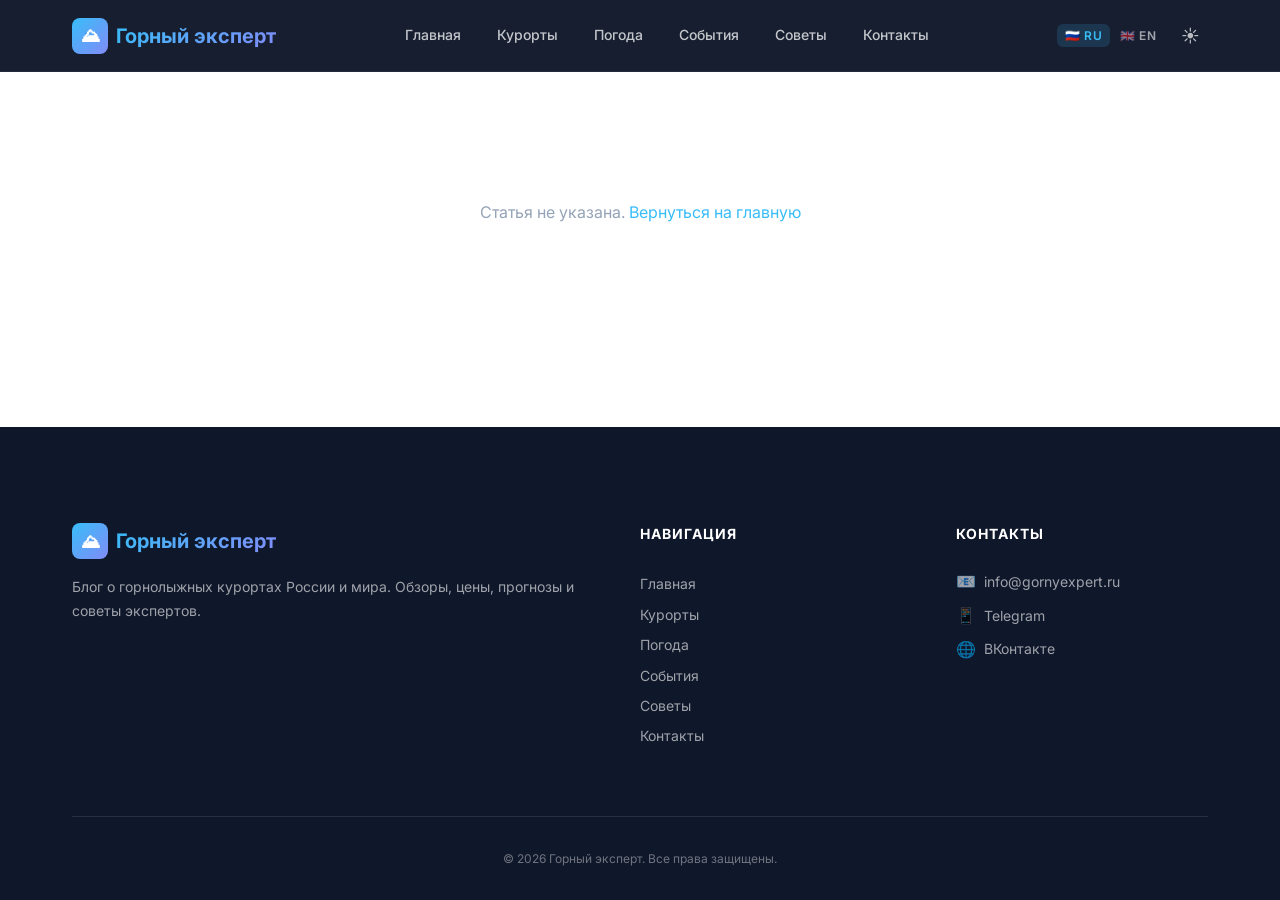
<file: article.html>
<!DOCTYPE html>
<html lang="ru" data-theme="dark">
<head>
  <meta charset="UTF-8">
  <meta name="viewport" content="width=device-width, initial-scale=1.0">
  <title>Статья — Горный эксперт</title>
  <meta name="robots" content="index, follow">

  <meta property="og:type" content="article">
  <meta property="og:title" content="Статья — Горный эксперт">
  <meta property="og:description" content="Читайте статьи о горнолыжных курортах на Горном эксперте.">
  <meta property="og:image" content="https://images.unsplash.com/photo-1551698618-1dfe5d97d256?w=1200&h=630&fit=crop">
  <meta property="og:url" content="https://gornyexpert.ru/article.html">
  <meta property="og:locale" content="ru_RU">

  <meta name="twitter:card" content="summary_large_image">
  <meta name="twitter:title" content="Статья — Горный эксперт">

  <link rel="preconnect" href="https://fonts.googleapis.com">
  <link rel="preconnect" href="https://fonts.gstatic.com" crossorigin>
  <link href="https://fonts.googleapis.com/css2?family=Inter:wght@400;500;600;700;800&family=Merriweather:wght@400;700&display=swap" rel="stylesheet">
  <link rel="stylesheet" href="css/style.css">
</head>
<body>
  <header class="header">
    <div class="container">
      <a href="index.html" class="logo">
        <div class="logo-icon">⛰</div>
        <span data-i18n="hero.title">Горный эксперт</span>
      </a>
      <nav class="nav" id="mainNav">
        <a href="index.html" data-i18n="nav.home">Главная</a>
        <a href="resorts.html" data-i18n="nav.resorts">Курорты</a>
        <a href="weather.html" data-i18n="nav.weather">Погода</a>
        <a href="calendar.html" data-i18n="nav.calendar">События</a>
        <a href="tips.html" data-i18n="nav.tips">Советы</a>
        <a href="contacts.html" data-i18n="nav.contacts">Контакты</a>
      </nav>
      <div class="header-tools">
        <div class="lang-switcher">
          <button type="button" class="lang-btn active" data-lang="ru">🇷🇺 RU</button>
          <button type="button" class="lang-btn" data-lang="en">🇬🇧 EN</button>
        </div>
        <button class="theme-toggle" id="themeToggle" aria-label="Переключить тему">🌙</button>
        <button class="mobile-menu-btn" id="mobileMenuBtn" aria-label="Меню">☰</button>
      </div>
    </div>
  </header>

  <main>
    <div class="container" style="padding-top: calc(var(--header-height) + var(--space-3xl)); padding-bottom: var(--space-3xl);">
      <div id="articleContainer" data-loading="true">
        <p style="text-align:center;color:var(--text-muted);padding:4rem 0;">Загрузка статьи...</p>
      </div>
    </div>
  </main>

  <footer class="footer">
    <div class="container">
      <div class="footer-grid">
        <div class="footer-brand">
          <a href="index.html" class="logo">
            <div class="logo-icon">⛰</div>
            <span data-i18n="hero.title">Горный эксперт</span>
          </a>
          <p data-i18n="footer.about">Блог о горнолыжных курортах России и мира. Обзоры, цены, прогнозы и советы экспертов.</p>
        </div>
        <div>
          <h4 data-i18n="footer.nav_title">Навигация</h4>
          <nav class="footer-nav">
            <a href="index.html" data-i18n="nav.home">Главная</a>
            <a href="resorts.html" data-i18n="nav.resorts">Курорты</a>
            <a href="weather.html" data-i18n="nav.weather">Погода</a>
            <a href="calendar.html" data-i18n="nav.calendar">События</a>
            <a href="tips.html" data-i18n="nav.tips">Советы</a>
            <a href="contacts.html" data-i18n="nav.contacts">Контакты</a>
          </nav>
        </div>
        <div>
          <h4 data-i18n="footer.contacts_title">Контакты</h4>
          <div class="footer-contact-item">
            <span class="icon">📧</span>
            <span data-i18n="contacts.info_email">info@gornyexpert.ru</span>
          </div>
          <div class="footer-contact-item">
            <span class="icon">📱</span>
            <span data-i18n="contacts.telegram">Telegram</span>
          </div>
          <div class="footer-contact-item">
            <span class="icon">🌐</span>
            <span data-i18n="contacts.vk">ВКонтакте</span>
          </div>
        </div>
      </div>
      <div class="footer-bottom">
        <p data-i18n="footer.copyright">© 2026 Горный эксперт. Все права защищены.</p>
      </div>
    </div>
  </footer>

  <script src="js/translations.js"></script>
  <script src="js/script.js"></script>
  <script>
    (function() {
      'use strict';
      const container = document.getElementById('articleContainer');
      const params = new URLSearchParams(window.location.search);
      const slug = params.get('slug');

      if (!slug) {
        container.innerHTML = '<p style="text-align:center;color:var(--text-muted);padding:4rem 0;">Статья не указана. <a href="index.html" style="color:var(--color-accent);">Вернуться на главную</a></p>';
        return;
      }

      fetch('content/articles.json')
        .then(r => r.json())
        .then(data => {
          const article = data.articles.find(a => a.slug === slug);
          if (!article) {
            container.innerHTML = '<p style="text-align:center;color:var(--text-muted);padding:4rem 0;">Статья не найдена. <a href="index.html" style="color:var(--color-accent);">Вернуться на главную</a></p>';
            return;
          }

          const lang = document.documentElement.getAttribute('data-lang') || 'ru';
          const isRu = lang === 'ru';
          const title = isRu ? article.title : (article.title_en || article.title);
          const author = isRu ? article.author : (article.author_en || article.author);
          const readTime = isRu ? article.readTime : (article.readTime_en || article.readTime);
          const content = isRu ? article.content : (article.content_en || article.content);
          const date = new Date(article.date).toLocaleDateString(isRu ? 'ru-RU' : 'en-US', {
            day: 'numeric', month: 'long', year: 'numeric'
          });

          const tags = (article.tags || []).map(t => `<span class="article-tag">${t}</span>`).join('');

          document.title = `${title} — Горный эксперт`;
          document.querySelector('meta[property="og:title"]').setAttribute('content', `${title} — Горный эксперт`);

          container.innerHTML = `
            <article class="article-full">
              <a href="javascript:history.back()" class="article-back" style="display:inline-flex;align-items:center;gap:0.5rem;color:var(--color-accent);font-size:var(--fs-sm);margin-bottom:var(--space-xl);">&larr; Назад</a>
              <h1 class="article-full-title">${title}</h1>
              <div class="article-full-meta">
                <span>👤 ${author}</span>
                <span>📄 ${readTime}</span>
                <span>📅 ${date}</span>
              </div>
              <img class="article-full-image" src="${article.image}" alt="${title}" loading="lazy">
              <div class="article-full-content">${content}</div>
              ${tags ? `<div class="article-full-tags">${tags}</div>` : ''}
            </article>
          `;
        })
        .catch(() => {
          container.innerHTML = '<p style="text-align:center;color:var(--text-muted);padding:4rem 0;">Ошибка загрузки статьи. <a href="index.html" style="color:var(--color-accent);">Вернуться на главную</a></p>';
        });
    })();
  </script>
</body>
</html>
</file>
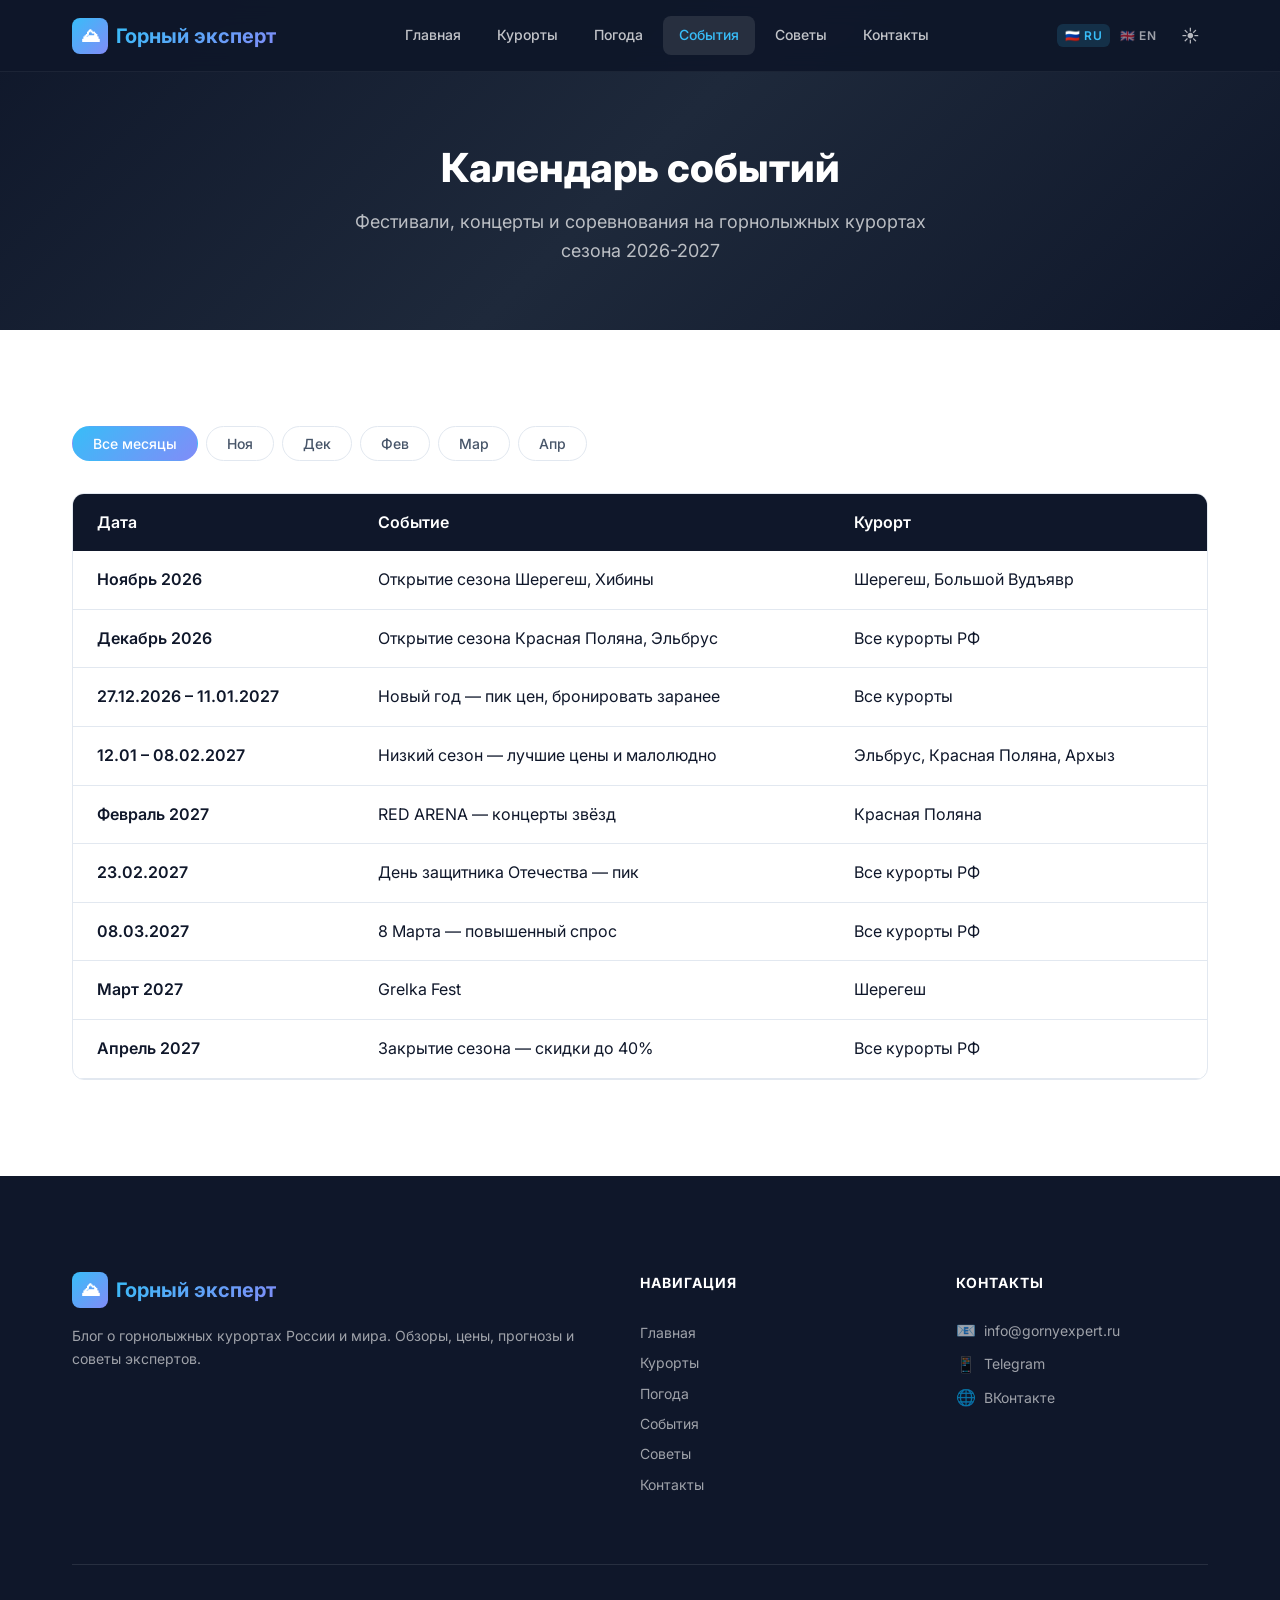
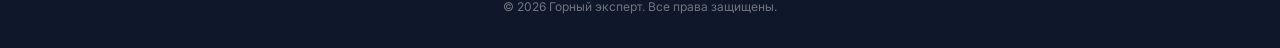
<file: calendar.html>
<!DOCTYPE html>
<html lang="ru" data-theme="dark">
<head>
  <meta charset="UTF-8">
  <meta name="viewport" content="width=device-width, initial-scale=1.0">
  <title>Календарь событий на горнолыжных курортах 2026-2027 | Горный эксперт</title>
  <meta name="description" content="Календарь фестивалей и мероприятий на горнолыжных курортах России: Grelka Fest, RED ARENA, открытие и закрытие сезона. Фильтр по месяцам.">
  <meta name="keywords" content="календарь событий, горнолыжные фестивали, грелка фест, red arena, открытие сезона">
  <meta name="robots" content="index, follow">
  <link rel="canonical" href="https://gornyexpert.ru/calendar.html">

  <meta property="og:type" content="website">
  <meta property="og:title" content="Календарь событий на горнолыжных курортах 2026-2027">
  <meta property="og:description" content="Фестивали, концерты и соревнования на горнолыжных курортах России. Фильтр по месяцам.">
  <meta property="og:image" content="https://images.unsplash.com/photo-1492684223066-81342ee5ff30?w=1200&h=630&fit=crop">
  <meta property="og:url" content="https://gornyexpert.ru/calendar.html">
  <meta property="og:locale" content="ru_RU">

  <meta name="twitter:card" content="summary_large_image">
  <meta name="twitter:title" content="Календарь событий на горнолыжных курортах">
  <meta name="twitter:description" content="Фестивали, концерты и соревнования.">
  <meta name="twitter:image" content="https://images.unsplash.com/photo-1492684223066-81342ee5ff30?w=1200&h=630&fit=crop">

  <link rel="preconnect" href="https://fonts.googleapis.com">
  <link rel="preconnect" href="https://fonts.gstatic.com" crossorigin>
  <link href="https://fonts.googleapis.com/css2?family=Inter:wght@400;500;600;700;800&family=Merriweather:wght@400;700&display=swap" rel="stylesheet">
  <link rel="stylesheet" href="css/style.css">

  <script type="application/ld+json">
  {
    "@context": "https://schema.org",
    "@type": "WebPage",
    "name": "Календарь событий на горнолыжных курортах",
    "url": "https://gornyexpert.ru/calendar.html",
    "description": "Календарь фестивалей и мероприятий на горнолыжных курортах."
  }
  </script>
</head>
<body>
  <header class="header">
    <div class="container">
      <a href="index.html" class="logo">
        <div class="logo-icon">⛰</div>
        <span data-i18n="hero.title">Горный эксперт</span>
      </a>
      <nav class="nav" id="mainNav">
        <a href="index.html" data-i18n="nav.home">Главная</a>
        <a href="resorts.html" data-i18n="nav.resorts">Курорты</a>
        <a href="weather.html" data-i18n="nav.weather">Погода</a>
        <a href="calendar.html" class="active" data-i18n="nav.calendar">События</a>
        <a href="tips.html" data-i18n="nav.tips">Советы</a>
        <a href="contacts.html" data-i18n="nav.contacts">Контакты</a>
      </nav>
      <div class="header-tools">
        <div class="lang-switcher">
          <button type="button" class="lang-btn active" data-lang="ru">🇷🇺 RU</button>
          <button type="button" class="lang-btn" data-lang="en">🇬🇧 EN</button>
        </div>
        <button class="theme-toggle" id="themeToggle" aria-label="Переключить тему">🌙</button>
        <button class="mobile-menu-btn" id="mobileMenuBtn" aria-label="Меню">☰</button>
      </div>
    </div>
  </header>

  <main>
    <section class="page-header">
      <div class="container">
        <h1 data-i18n="calendar.title">Календарь событий</h1>
        <p data-i18n="calendar.subtitle">Фестивали, концерты и соревнования на горнолыжных курортах сезона 2026-2027</p>
      </div>
    </section>

    <section class="section">
      <div class="container">
        <!-- Filter buttons -->
        <div class="calendar-filters animate-on-scroll" id="calendarFilters">
          <button class="filter-btn active" data-filter="all" data-i18n="calendar.all_months">Все месяцы</button>
        </div>

        <!-- Events Table -->
        <div class="events-table-wrapper animate-on-scroll">
          <table class="events-table">
            <thead>
              <tr>
                <th data-i18n="calendar.date">Дата</th>
                <th data-i18n="calendar.event">Событие</th>
                <th data-i18n="calendar.resort">Курорт</th>
              </tr>
            </thead>
            <tbody id="eventsTableBody">
              <!-- Loaded dynamically from data.json -->
            </tbody>
          </table>
        </div>
      </div>
    </section>
  </main>

  <footer class="footer">
    <div class="container">
      <div class="footer-grid">
        <div class="footer-brand">
          <a href="index.html" class="logo">
            <div class="logo-icon">⛰</div>
            <span data-i18n="hero.title">Горный эксперт</span>
          </a>
          <p data-i18n="footer.about">Блог о горнолыжных курортах России и мира. Обзоры, цены, прогнозы и советы экспертов.</p>
        </div>
        <div>
          <h4 data-i18n="footer.nav_title">Навигация</h4>
          <nav class="footer-nav">
            <a href="index.html" data-i18n="nav.home">Главная</a>
            <a href="resorts.html" data-i18n="nav.resorts">Курорты</a>
            <a href="weather.html" data-i18n="nav.weather">Погода</a>
            <a href="calendar.html" data-i18n="nav.calendar">События</a>
            <a href="tips.html" data-i18n="nav.tips">Советы</a>
            <a href="contacts.html" data-i18n="nav.contacts">Контакты</a>
          </nav>
        </div>
        <div>
          <h4 data-i18n="footer.contacts_title">Контакты</h4>
          <div class="footer-contact-item">
            <span class="icon">📧</span>
            <span data-i18n="contacts.info_email">info@gornyexpert.ru</span>
          </div>
          <div class="footer-contact-item">
            <span class="icon">📱</span>
            <span data-i18n="contacts.telegram">Telegram</span>
          </div>
          <div class="footer-contact-item">
            <span class="icon">🌐</span>
            <span data-i18n="contacts.vk">ВКонтакте</span>
          </div>
        </div>
      </div>
      <div class="footer-bottom">
        <p data-i18n="footer.copyright">© 2026 Горный эксперт. Все права защищены.</p>
      </div>
    </div>
  </footer>

  <script src="js/translations.js"></script>
  <script src="js/script.js"></script>
</body>
</html>
</file>
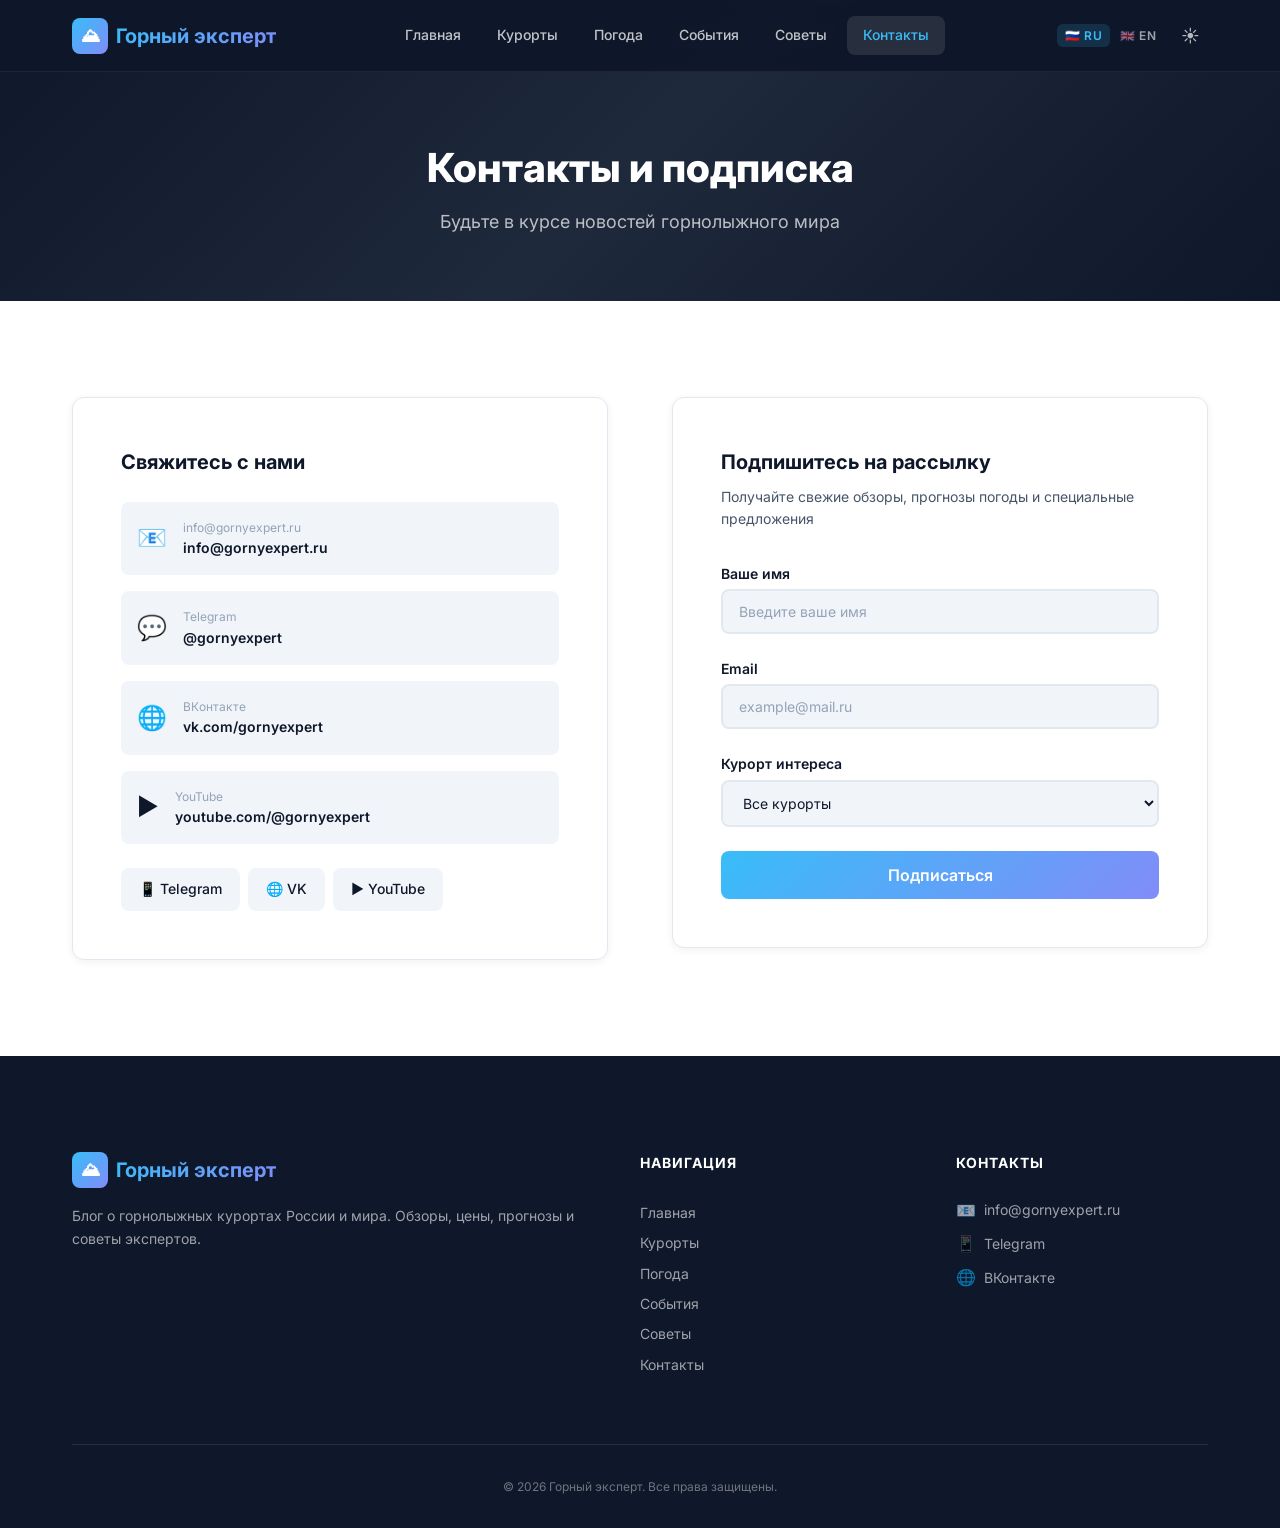
<file: contacts.html>
<!DOCTYPE html>
<html lang="ru" data-theme="dark">
<head>
  <meta charset="UTF-8">
  <meta name="viewport" content="width=device-width, initial-scale=1.0">
  <title>Контакты и подписка на рассылку — Горный эксперт</title>
  <meta name="description" content="Подпишитесь на рассылку Горного эксперта и получайте свежие обзоры горнолыжных курортов, прогнозы погоды и специальные предложения.">
  <meta name="keywords" content="контакты, подписка, рассылка, горный эксперт, новости">
  <meta name="robots" content="index, follow">
  <link rel="canonical" href="https://gornyexpert.ru/contacts.html">

  <meta property="og:type" content="website">
  <meta property="og:title" content="Контакты и подписка на рассылку — Горный эксперт">
  <meta property="og:description" content="Подпишитесь на рассылку и получайте свежие обзоры горнолыжных курортов.">
  <meta property="og:image" content="https://images.unsplash.com/photo-1551698618-1dfe5d97d256?w=1200&h=630&fit=crop">
  <meta property="og:url" content="https://gornyexpert.ru/contacts.html">
  <meta property="og:locale" content="ru_RU">

  <meta name="twitter:card" content="summary_large_image">
  <meta name="twitter:title" content="Контакты и подписка">
  <meta name="twitter:description" content="Подпишитесь на рассылку Горного эксперта.">
  <meta name="twitter:image" content="https://images.unsplash.com/photo-1551698618-1dfe5d97d256?w=1200&h=630&fit=crop">

  <link rel="preconnect" href="https://fonts.googleapis.com">
  <link rel="preconnect" href="https://fonts.gstatic.com" crossorigin>
  <link href="https://fonts.googleapis.com/css2?family=Inter:wght@400;500;600;700;800&family=Merriweather:wght@400;700&display=swap" rel="stylesheet">
  <link rel="stylesheet" href="css/style.css">

  <script type="application/ld+json">
  {
    "@context": "https://schema.org",
    "@type": "ContactPage",
    "name": "Контакты",
    "url": "https://gornyexpert.ru/contacts.html"
  }
  </script>
</head>
<body>
  <header class="header">
    <div class="container">
      <a href="index.html" class="logo">
        <div class="logo-icon">⛰</div>
        <span data-i18n="hero.title">Горный эксперт</span>
      </a>
      <nav class="nav" id="mainNav">
        <a href="index.html" data-i18n="nav.home">Главная</a>
        <a href="resorts.html" data-i18n="nav.resorts">Курорты</a>
        <a href="weather.html" data-i18n="nav.weather">Погода</a>
        <a href="calendar.html" data-i18n="nav.calendar">События</a>
        <a href="tips.html" data-i18n="nav.tips">Советы</a>
        <a href="contacts.html" class="active" data-i18n="nav.contacts">Контакты</a>
      </nav>
      <div class="header-tools">
        <div class="lang-switcher">
          <button type="button" class="lang-btn active" data-lang="ru">🇷🇺 RU</button>
          <button type="button" class="lang-btn" data-lang="en">🇬🇧 EN</button>
        </div>
        <button class="theme-toggle" id="themeToggle" aria-label="Переключить тему">🌙</button>
        <button class="mobile-menu-btn" id="mobileMenuBtn" aria-label="Меню">☰</button>
      </div>
    </div>
  </header>

  <main>
    <section class="page-header">
      <div class="container">
        <h1 data-i18n="contacts.title">Контакты и подписка</h1>
        <p data-i18n="contacts.subtitle">Будьте в курсе новостей горнолыжного мира</p>
      </div>
    </section>

    <section class="section">
      <div class="container">
        <div class="contacts-grid">
          <!-- Contact Info -->
          <div class="contact-info-card animate-on-scroll">
            <h3 data-i18n="contacts.info_title">Свяжитесь с нами</h3>

            <div class="contact-info-item">
              <span class="icon">📧</span>
              <div>
                <div class="label" data-i18n="contacts.info_email">Email</div>
                <div class="value">info@gornyexpert.ru</div>
              </div>
            </div>

            <div class="contact-info-item">
              <span class="icon">💬</span>
              <div>
                <div class="label" data-i18n="contacts.telegram">Telegram</div>
                <div class="value">@gornyexpert</div>
              </div>
            </div>

            <div class="contact-info-item">
              <span class="icon">🌐</span>
              <div>
                <div class="label" data-i18n="contacts.vk">ВКонтакте</div>
                <div class="value">vk.com/gornyexpert</div>
              </div>
            </div>

            <div class="contact-info-item">
              <span class="icon">▶️</span>
              <div>
                <div class="label" data-i18n="contacts.youtube">YouTube</div>
                <div class="value">youtube.com/@gornyexpert</div>
              </div>
            </div>

            <div class="social-links">
              <span class="social-link">📱 Telegram</span>
              <span class="social-link">🌐 VK</span>
              <span class="social-link">▶️ YouTube</span>
            </div>
          </div>

          <!-- Subscribe Form -->
          <div class="subscribe-form-card animate-on-scroll">
            <h3 data-i18n="contacts.form_title">Подпишитесь на рассылку</h3>
            <p class="form-desc" data-i18n="contacts.form_desc">Получайте свежие обзоры, прогнозы погоды и специальные предложения</p>

            <form id="subscribeForm" novalidate>
              <div class="form-group">
                <label for="formName" data-i18n="contacts.name_label">Ваше имя</label>
                <input type="text" id="formName" name="name" class="form-input"
                       data-i18n-placeholder="contacts.name_placeholder"
                       placeholder="Введите ваше имя" required>
                <div class="form-error" id="nameError" data-i18n="contacts.name_required">Пожалуйста, введите ваше имя</div>
              </div>

              <div class="form-group">
                <label for="formEmail" data-i18n="contacts.email_label">Email</label>
                <input type="email" id="formEmail" name="email" class="form-input"
                       data-i18n-placeholder="contacts.email_placeholder"
                       placeholder="example@mail.ru" required>
                <div class="form-error" id="emailError" data-i18n="contacts.email_invalid">Пожалуйста, введите корректный email</div>
              </div>

              <div class="form-group">
                <label for="formResort" data-i18n="contacts.resort_label">Курорт интереса</label>
                <select id="formResort" name="resort" class="form-select">
                  <option value="all" data-i18n="contacts.resort_all">Все курорты</option>
                  <option value="krasnaya-polyana">Красная Поляна</option>
                  <option value="sheregesh">Шерегеш</option>
                  <option value="elbrus">Эльбрус</option>
                  <option value="dombai">Домбай</option>
                  <option value="arkhyz">Архыз</option>
                  <option value="alps">Альпы (зарубежные)</option>
                </select>
              </div>

              <button type="submit" class="form-submit" id="formSubmit" data-i18n="contacts.submit">Подписаться</button>
            </form>

            <div class="form-success" id="formSuccess">
              <span data-i18n="contacts.success">Спасибо за подписку! Мы будем присылать вам лучшие материалы.</span>
            </div>
          </div>
        </div>
      </div>
    </section>
  </main>

  <footer class="footer">
    <div class="container">
      <div class="footer-grid">
        <div class="footer-brand">
          <a href="index.html" class="logo">
            <div class="logo-icon">⛰</div>
            <span data-i18n="hero.title">Горный эксперт</span>
          </a>
          <p data-i18n="footer.about">Блог о горнолыжных курортах России и мира. Обзоры, цены, прогнозы и советы экспертов.</p>
        </div>
        <div>
          <h4 data-i18n="footer.nav_title">Навигация</h4>
          <nav class="footer-nav">
            <a href="index.html" data-i18n="nav.home">Главная</a>
            <a href="resorts.html" data-i18n="nav.resorts">Курорты</a>
            <a href="weather.html" data-i18n="nav.weather">Погода</a>
            <a href="calendar.html" data-i18n="nav.calendar">События</a>
            <a href="tips.html" data-i18n="nav.tips">Советы</a>
            <a href="contacts.html" data-i18n="nav.contacts">Контакты</a>
          </nav>
        </div>
        <div>
          <h4 data-i18n="footer.contacts_title">Контакты</h4>
          <div class="footer-contact-item">
            <span class="icon">📧</span>
            <span data-i18n="contacts.info_email">info@gornyexpert.ru</span>
          </div>
          <div class="footer-contact-item">
            <span class="icon">📱</span>
            <span data-i18n="contacts.telegram">Telegram</span>
          </div>
          <div class="footer-contact-item">
            <span class="icon">🌐</span>
            <span data-i18n="contacts.vk">ВКонтакте</span>
          </div>
        </div>
      </div>
      <div class="footer-bottom">
        <p data-i18n="footer.copyright">© 2026 Горный эксперт. Все права защищены.</p>
      </div>
    </div>
  </footer>

  <script src="js/translations.js"></script>
  <script src="js/script.js"></script>
</body>
</html>
</file>
<file: css/style.css>
/* ============================================
   ГОРНЫЙ ЭКСПЕРТ — Основной файл стилей
   ============================================ */

/* --- CSS Variables / Design Tokens --- */
:root {
  /* Primary palette — горная тема */
  --color-primary: #0f172a;
  --color-primary-light: #1e293b;
  --color-accent: #38bdf8;
  --color-accent-secondary: #818cf8;
  --color-accent-dark: #0284c7;

  /* Light theme (default) */
  --bg-primary: #ffffff;
  --bg-secondary: #f1f5f9;
  --bg-card: #ffffff;
  --bg-header: rgba(15, 23, 42, 0.97);
  --bg-footer: #0f172a;
  --text-primary: #0f172a;
  --text-secondary: #475569;
  --text-muted: #94a3b8;
  --text-inverse: #ffffff;
  --border-color: #e2e8f0;
  --shadow-sm: 0 1px 3px rgba(0,0,0,0.08);
  --shadow-md: 0 4px 12px rgba(0,0,0,0.1);
  --shadow-lg: 0 8px 30px rgba(0,0,0,0.12);
  --shadow-card: 0 2px 8px rgba(0,0,0,0.06);
  --gradient-hero: linear-gradient(135deg, #0f172a 0%, #1e293b 50%, #0f172a 100%);
  --gradient-accent: linear-gradient(135deg, #38bdf8, #818cf8);
  --overlay: rgba(15, 23, 42, 0.6);
  --badge-bg: #e0f2fe;
  --badge-text: #0369a1;

  /* Typography scale */
  --font-ui: 'Inter', -apple-system, BlinkMacSystemFont, 'Segoe UI', sans-serif;
  --font-article: 'Merriweather', Georgia, 'Times New Roman', serif;
  --fs-xs: 0.75rem;
  --fs-sm: 0.875rem;
  --fs-base: 1rem;
  --fs-lg: 1.125rem;
  --fs-xl: 1.25rem;
  --fs-2xl: 1.5rem;
  --fs-3xl: 2rem;
  --fs-4xl: 2.5rem;
  --fs-5xl: 3.5rem;

  /* Spacing */
  --space-xs: 0.25rem;
  --space-sm: 0.5rem;
  --space-md: 1rem;
  --space-lg: 1.5rem;
  --space-xl: 2rem;
  --space-2xl: 3rem;
  --space-3xl: 4rem;
  --space-4xl: 6rem;

  /* Layout */
  --max-width: 1200px;
  --header-height: 72px;
  --radius-sm: 6px;
  --radius-md: 8px;
  --radius-lg: 12px;
  --radius-xl: 16px;
  --radius-full: 9999px;

  /* Transitions */
  --transition-fast: 0.15s ease;
  --transition-base: 0.3s ease;
  --transition-slow: 0.5s ease;
}

/* --- Dark Theme --- */
[data-theme="dark"] {
  --bg-primary: #0b1121;
  --bg-secondary: #111827;
  --bg-card: #1a2332;
  --bg-header: rgba(11, 17, 33, 0.98);
  --bg-footer: #060b17;
  --text-primary: #f1f5f9;
  --text-secondary: #94a3b8;
  --text-muted: #64748b;
  --text-inverse: #ffffff;
  --border-color: #1e293b;
  --shadow-sm: 0 1px 3px rgba(0,0,0,0.3);
  --shadow-md: 0 4px 12px rgba(0,0,0,0.4);
  --shadow-lg: 0 8px 30px rgba(0,0,0,0.5);
  --shadow-card: 0 2px 8px rgba(0,0,0,0.3);
  --gradient-hero: linear-gradient(135deg, #060b17 0%, #0f172a 50%, #060b17 100%);
  --badge-bg: rgba(56, 189, 248, 0.15);
  --badge-text: #38bdf8;
}

/* System preference detection */
@media (prefers-color-scheme: dark) {
  :root:not([data-theme="light"]) {
    --bg-primary: #0b1121;
    --bg-secondary: #111827;
    --bg-card: #1a2332;
    --bg-header: rgba(11, 17, 33, 0.98);
    --bg-footer: #060b17;
    --text-primary: #f1f5f9;
    --text-secondary: #94a3b8;
    --text-muted: #64748b;
    --text-inverse: #ffffff;
    --border-color: #1e293b;
    --shadow-sm: 0 1px 3px rgba(0,0,0,0.3);
    --shadow-md: 0 4px 12px rgba(0,0,0,0.4);
    --shadow-lg: 0 8px 30px rgba(0,0,0,0.5);
    --shadow-card: 0 2px 8px rgba(0,0,0,0.3);
    --gradient-hero: linear-gradient(135deg, #060b17 0%, #0f172a 50%, #060b17 100%);
    --badge-bg: rgba(56, 189, 248, 0.15);
    --badge-text: #38bdf8;
  }
}

/* Smooth transitions for theme switching */
* {
  transition: background-color var(--transition-base),
              color var(--transition-base),
              border-color var(--transition-base),
              box-shadow var(--transition-base);
}

/* --- Reset & Base --- */
*, *::before, *::after {
  margin: 0;
  padding: 0;
  box-sizing: border-box;
}

html {
  scroll-behavior: smooth;
  -webkit-text-size-adjust: 100%;
}

body {
  font-family: var(--font-ui);
  font-size: var(--fs-base);
  line-height: 1.6;
  color: var(--text-primary);
  background-color: var(--bg-primary);
  min-height: 100vh;
  display: flex;
  flex-direction: column;
}

main {
  flex: 1;
}

img {
  max-width: 100%;
  height: auto;
  display: block;
}

a {
  color: inherit;
  text-decoration: none;
}

button {
  font-family: inherit;
  cursor: pointer;
  border: none;
  background: none;
  font-size: inherit;
}

ul, ol {
  list-style: none;
}

/* --- Container --- */
.container {
  width: 100%;
  max-width: var(--max-width);
  margin: 0 auto;
  padding: 0 var(--space-xl);
}

/* --- Header / Navigation --- */
.header {
  position: fixed;
  top: 0;
  left: 0;
  right: 0;
  z-index: 1000;
  background: var(--bg-header);
  backdrop-filter: blur(12px);
  -webkit-backdrop-filter: blur(12px);
  height: var(--header-height);
  border-bottom: 1px solid rgba(255,255,255,0.06);
}

.header .container {
  display: flex;
  align-items: center;
  justify-content: space-between;
  height: 100%;
}

.logo {
  display: flex;
  align-items: center;
  gap: var(--space-sm);
  font-weight: 700;
  font-size: var(--fs-xl);
  color: var(--text-inverse);
}

.logo-icon {
  width: 36px;
  height: 36px;
  background: var(--gradient-accent);
  border-radius: var(--radius-md);
  display: flex;
  align-items: center;
  justify-content: center;
  font-size: 1.2rem;
}

.logo span {
  background: var(--gradient-accent);
  -webkit-background-clip: text;
  -webkit-text-fill-color: transparent;
  background-clip: text;
}

.nav {
  display: flex;
  align-items: center;
  gap: var(--space-xs);
}

.nav a {
  color: rgba(255,255,255,0.75);
  font-size: var(--fs-sm);
  font-weight: 500;
  padding: var(--space-sm) var(--space-md);
  border-radius: var(--radius-md);
  transition: color var(--transition-fast), background var(--transition-fast);
}

.nav a:hover,
.nav a.active {
  color: #ffffff;
  background: rgba(255,255,255,0.1);
}

.nav a.active {
  color: var(--color-accent);
}

/* Theme & Language toggles */
.header-tools {
  display: flex;
  align-items: center;
  gap: var(--space-sm);
}

.lang-switcher {
  display: flex;
  gap: 2px;
}

.lang-btn {
  padding: 4px 8px;
  font-size: var(--fs-xs);
  font-weight: 600;
  border-radius: var(--radius-sm);
  color: rgba(255,255,255,0.6);
  transition: all var(--transition-fast);
  letter-spacing: 0.5px;
}

.lang-btn:hover {
  color: #ffffff;
  background: rgba(255,255,255,0.1);
}

.lang-btn.active {
  color: var(--color-accent);
  background: rgba(56, 189, 248, 0.15);
}

.theme-toggle {
  width: 36px;
  height: 36px;
  display: flex;
  align-items: center;
  justify-content: center;
  border-radius: var(--radius-md);
  font-size: 1.1rem;
  color: rgba(255,255,255,0.7);
  transition: all var(--transition-fast);
}

.theme-toggle:hover {
  background: rgba(255,255,255,0.1);
  color: #ffffff;
}

/* Mobile menu toggle */
.mobile-menu-btn {
  display: none;
  width: 40px;
  height: 40px;
  align-items: center;
  justify-content: center;
  color: rgba(255,255,255,0.8);
  font-size: 1.5rem;
  border-radius: var(--radius-md);
}

.mobile-menu-btn:hover {
  background: rgba(255,255,255,0.1);
}

/* --- Hero Section --- */
.hero {
  background: var(--gradient-hero);
  padding: calc(var(--header-height) + var(--space-4xl)) 0 var(--space-4xl);
  position: relative;
  overflow: hidden;
  min-height: 70vh;
  display: flex;
  align-items: center;
}

.hero::before {
  content: '';
  position: absolute;
  inset: 0;
  background: url("data:image/svg+xml,%3Csvg xmlns='http://www.w3.org/2000/svg' viewBox='0 0 1440 320'%3E%3Cpath fill='rgba(56,189,248,0.05)' d='M0,96L48,112C96,128,192,160,288,186.7C384,213,480,235,576,213.3C672,192,768,128,864,128C960,128,1056,192,1152,208C1248,224,1344,192,1392,176L1440,160L1440,320L1392,320C1344,320,1248,320,1152,320C1056,320,960,320,864,320C768,320,672,320,576,320C480,320,384,320,288,320C192,320,96,320,48,320L0,320Z'/%3E%3C/svg%3E") no-repeat bottom;
  background-size: cover;
  pointer-events: none;
}

.hero-content {
  position: relative;
  z-index: 1;
  max-width: 800px;
  text-align: center;
  margin: 0 auto;
}

.hero h1 {
  font-size: var(--fs-5xl);
  font-weight: 800;
  color: #ffffff;
  line-height: 1.1;
  margin-bottom: var(--space-lg);
  letter-spacing: -0.02em;
}

.hero h1 span {
  background: var(--gradient-accent);
  -webkit-background-clip: text;
  -webkit-text-fill-color: transparent;
  background-clip: text;
}

.hero p {
  font-size: var(--fs-lg);
  color: rgba(255,255,255,0.7);
  line-height: 1.7;
  margin-bottom: var(--space-2xl);
}

.hero-buttons {
  display: flex;
  gap: var(--space-md);
  justify-content: center;
  flex-wrap: wrap;
}

/* --- Buttons --- */
.btn {
  display: inline-flex;
  align-items: center;
  gap: var(--space-sm);
  padding: 12px 28px;
  font-size: var(--fs-sm);
  font-weight: 600;
  border-radius: var(--radius-full);
  cursor: pointer;
  transition: transform var(--transition-fast),
              box-shadow var(--transition-fast),
              background var(--transition-fast);
  border: none;
  outline: none;
}

.btn:hover {
  transform: translateY(-2px);
  box-shadow: 0 4px 16px rgba(0,0,0,0.2);
}

.btn:active {
  transform: translateY(0);
}

.btn-primary {
  background: var(--gradient-accent);
  color: #ffffff;
}

.btn-primary:hover {
  box-shadow: 0 4px 20px rgba(56, 189, 248, 0.4);
}

.btn-outline {
  background: transparent;
  color: #ffffff;
  border: 2px solid rgba(255,255,255,0.3);
}

.btn-outline:hover {
  border-color: rgba(255,255,255,0.6);
  background: rgba(255,255,255,0.05);
}

.btn-sm {
  padding: 8px 18px;
  font-size: var(--fs-xs);
}

/* --- Sections --- */
.section {
  padding: var(--space-4xl) 0;
}

.section-alt {
  background: var(--bg-secondary);
}

.section-header {
  text-align: center;
  margin-bottom: var(--space-3xl);
}

.section-header h2 {
  font-size: var(--fs-3xl);
  font-weight: 700;
  color: var(--text-primary);
  margin-bottom: var(--space-sm);
}

.section-header p {
  font-size: var(--fs-lg);
  color: var(--text-secondary);
  max-width: 600px;
  margin: 0 auto;
}

/* --- Article Cards Grid --- */
.article-grid {
  display: grid;
  grid-template-columns: repeat(3, 1fr);
  gap: var(--space-xl);
}

.article-card {
  background: var(--bg-card);
  border-radius: var(--radius-lg);
  overflow: hidden;
  border: 1px solid var(--border-color);
  box-shadow: var(--shadow-card);
  transition: transform var(--transition-base),
              box-shadow var(--transition-base);
}

.article-card:hover {
  transform: translateY(-4px);
  box-shadow: var(--shadow-lg);
}

.article-card-body {
  padding: var(--space-lg);
}

.article-card-category {
  display: inline-block;
  font-size: var(--fs-xs);
  font-weight: 600;
  color: var(--badge-text);
  background: var(--badge-bg);
  padding: 3px 10px;
  border-radius: var(--radius-full);
  margin-bottom: var(--space-sm);
  text-transform: uppercase;
  letter-spacing: 0.5px;
}

.article-card h3 {
  font-size: var(--fs-lg);
  font-weight: 700;
  margin-bottom: var(--space-sm);
  line-height: 1.3;
  color: var(--text-primary);
}

.article-card p {
  font-size: var(--fs-sm);
  color: var(--text-secondary);
  line-height: 1.6;
  margin-bottom: var(--space-md);
}

.article-card-meta {
  display: flex;
  align-items: center;
  justify-content: space-between;
  font-size: var(--fs-xs);
  color: var(--text-muted);
  padding-top: var(--space-sm);
  border-top: 1px solid var(--border-color);
}

.article-card-link {
  color: var(--color-accent);
  font-weight: 600;
  font-size: var(--fs-sm);
}

.article-card-link:hover {
  color: var(--color-accent-dark);
}

/* Featured article */
.article-featured {
  grid-column: 1 / -1;
  display: grid;
  grid-template-columns: 1fr 1fr;
  gap: 0;
}

.article-featured .article-card-image {
  height: 100%;
  min-height: 350px;
}

.article-featured .article-card-body {
  padding: var(--space-2xl);
  display: flex;
  flex-direction: column;
  justify-content: center;
}

.article-featured h3 {
  font-size: var(--fs-2xl);
}

/* --- Card Hover Animations --- */
.card-hover {
  transition: transform var(--transition-base),
              box-shadow var(--transition-base);
}

.card-hover:hover {
  transform: translateY(-4px);
  box-shadow: var(--shadow-lg);
}

/* --- Resort Cards --- */
.resort-grid {
  display: grid;
  grid-template-columns: repeat(auto-fill, minmax(340px, 1fr));
  gap: var(--space-xl);
}

.resort-card {
  background: var(--bg-card);
  border-radius: var(--radius-lg);
  border: 1px solid var(--border-color);
  overflow: hidden;
  box-shadow: var(--shadow-card);
  transition: transform var(--transition-base), box-shadow var(--transition-base);
}

.resort-card:hover {
  transform: translateY(-4px);
  box-shadow: var(--shadow-lg);
}

.resort-card-header {
  background: var(--gradient-hero);
  padding: var(--space-lg);
  color: #ffffff;
  position: relative;
}

.resort-card-header h3 {
  font-size: var(--fs-xl);
  font-weight: 700;
  margin-bottom: var(--space-xs);
}

.resort-card-header .region {
  font-size: var(--fs-sm);
  color: rgba(255,255,255,0.7);
}

.resort-card-header .rating-badge {
  position: absolute;
  top: var(--space-md);
  right: var(--space-md);
  background: rgba(255,255,255,0.15);
  backdrop-filter: blur(4px);
  padding: 4px 12px;
  border-radius: var(--radius-full);
  font-size: var(--fs-sm);
  font-weight: 700;
  color: var(--color-accent);
}

.resort-card-body {
  padding: var(--space-lg);
}

.resort-stats {
  display: grid;
  grid-template-columns: 1fr 1fr;
  gap: var(--space-md);
  margin-bottom: var(--space-lg);
}

.resort-stat {
  text-align: center;
  padding: var(--space-sm);
  background: var(--bg-secondary);
  border-radius: var(--radius-md);
}

.resort-stat-value {
  font-size: var(--fs-lg);
  font-weight: 700;
  color: var(--text-primary);
}

.resort-stat-label {
  font-size: var(--fs-xs);
  color: var(--text-muted);
  margin-top: 2px;
}

.resort-pros-cons {
  display: grid;
  grid-template-columns: 1fr 1fr;
  gap: var(--space-md);
  margin-bottom: var(--space-md);
}

.resort-pros h4,
.resort-cons h4 {
  font-size: var(--fs-sm);
  font-weight: 700;
  margin-bottom: var(--space-sm);
}

.resort-pros h4 { color: #22c55e; }
.resort-cons h4 { color: #ef4444; }

.resort-pros ul,
.resort-cons ul {
  list-style: none;
}

.resort-pros li,
.resort-cons li {
  font-size: var(--fs-xs);
  color: var(--text-secondary);
  padding: 2px 0;
  padding-left: 14px;
  position: relative;
}

.resort-pros li::before {
  content: '+';
  position: absolute;
  left: 0;
  color: #22c55e;
  font-weight: 700;
}

.resort-cons li::before {
  content: '−';
  position: absolute;
  left: 0;
  color: #ef4444;
  font-weight: 700;
}

.resort-season {
  font-size: var(--fs-sm);
  color: var(--text-secondary);
  padding: var(--space-sm) var(--space-md);
  background: var(--bg-secondary);
  border-radius: var(--radius-md);
  margin-bottom: var(--space-md);
}

.resort-season strong {
  color: var(--text-primary);
}

.resort-card-footer {
  padding: var(--space-md) var(--space-lg);
  border-top: 1px solid var(--border-color);
  display: flex;
  justify-content: space-between;
  align-items: center;
}

.resort-price {
  font-size: var(--fs-lg);
  font-weight: 700;
  color: var(--color-accent);
}

.resort-price small {
  font-size: var(--fs-xs);
  font-weight: 400;
  color: var(--text-muted);
}

/* --- Weather Table --- */
.weather-table-wrapper {
  overflow-x: auto;
  border-radius: var(--radius-lg);
  border: 1px solid var(--border-color);
  background: var(--bg-card);
}

.weather-table {
  width: 100%;
  border-collapse: collapse;
  font-size: var(--fs-sm);
}

.weather-table th {
  background: var(--color-primary);
  color: #ffffff;
  padding: var(--space-md) var(--space-lg);
  text-align: left;
  font-weight: 600;
  white-space: nowrap;
}

.weather-table td {
  padding: var(--space-md) var(--space-lg);
  border-bottom: 1px solid var(--border-color);
  color: var(--text-primary);
}

.weather-table tr:hover td {
  background: var(--bg-secondary);
}

.weather-table .temp-positive {
  color: #ef4444;
}

.weather-table .temp-negative {
  color: #38bdf8;
}

/* --- Chart Container --- */
.chart-container {
  background: var(--bg-card);
  border-radius: var(--radius-lg);
  border: 1px solid var(--border-color);
  padding: var(--space-xl);
  margin-top: var(--space-2xl);
}

.chart-container h3 {
  font-size: var(--fs-lg);
  margin-bottom: var(--space-lg);
  color: var(--text-primary);
}

.chart-canvas-wrapper {
  width: 100%;
  max-height: 400px;
  position: relative;
}

.chart-canvas-wrapper canvas {
  width: 100% !important;
  max-height: 400px;
}

/* --- Calendar / Events Table --- */
.calendar-filters {
  display: flex;
  gap: var(--space-sm);
  margin-bottom: var(--space-xl);
  flex-wrap: wrap;
}

.filter-btn {
  padding: 8px 20px;
  font-size: var(--fs-sm);
  font-weight: 500;
  border-radius: var(--radius-full);
  border: 1px solid var(--border-color);
  background: var(--bg-card);
  color: var(--text-secondary);
  cursor: pointer;
  transition: all var(--transition-fast);
}

.filter-btn:hover {
  border-color: var(--color-accent);
  color: var(--color-accent);
}

.filter-btn.active {
  background: var(--gradient-accent);
  color: #ffffff;
  border-color: transparent;
}

.events-table-wrapper {
  overflow-x: auto;
  border-radius: var(--radius-lg);
  border: 1px solid var(--border-color);
  background: var(--bg-card);
}

.events-table {
  width: 100%;
  border-collapse: collapse;
}

.events-table th {
  background: var(--color-primary);
  color: #ffffff;
  padding: var(--space-md) var(--space-lg);
  text-align: left;
  font-weight: 600;
}

.events-table td {
  padding: var(--space-md) var(--space-lg);
  border-bottom: 1px solid var(--border-color);
  color: var(--text-primary);
}

.events-table tr:hover td {
  background: var(--bg-secondary);
}

/* --- Tips / Blog section --- */
.tips-grid {
  display: grid;
  grid-template-columns: repeat(2, 1fr);
  gap: var(--space-xl);
}

.tip-card {
  background: var(--bg-card);
  border-radius: var(--radius-lg);
  border: 1px solid var(--border-color);
  overflow: hidden;
  box-shadow: var(--shadow-card);
  transition: transform var(--transition-base), box-shadow var(--transition-base);
}

.tip-card:hover {
  transform: translateY(-4px);
  box-shadow: var(--shadow-lg);
}

.tip-card-image {
  width: 100%;
  height: 250px;
  object-fit: cover;
  object-position: top center;
}

.article-card-image {
  width: 100%;
  height: 200px;
  object-fit: cover;
  object-position: top center;
}

.tip-card-body {
  padding: var(--space-lg);
}

.tip-card-body h3 {
  font-size: var(--fs-xl);
  font-weight: 700;
  margin-bottom: var(--space-sm);
  color: var(--text-primary);
}

.tip-card-body .tip-excerpt {
  font-size: var(--fs-sm);
  color: var(--text-secondary);
  margin-bottom: var(--space-md);
  line-height: 1.6;
}

.tip-meta {
  display: flex;
  align-items: center;
  gap: var(--space-md);
  font-size: var(--fs-xs);
  color: var(--text-muted);
}

/* --- Contacts Page --- */
.contacts-grid {
  display: grid;
  grid-template-columns: 1fr 1fr;
  gap: var(--space-3xl);
  align-items: start;
}

.contact-info-card {
  background: var(--bg-card);
  border-radius: var(--radius-lg);
  border: 1px solid var(--border-color);
  padding: var(--space-2xl);
  box-shadow: var(--shadow-card);
}

.contact-info-card h3 {
  font-size: var(--fs-xl);
  font-weight: 700;
  margin-bottom: var(--space-lg);
  color: var(--text-primary);
}

.contact-info-item {
  display: flex;
  align-items: center;
  gap: var(--space-md);
  margin-bottom: var(--space-md);
  padding: var(--space-md);
  background: var(--bg-secondary);
  border-radius: var(--radius-md);
}

.contact-info-item .icon {
  font-size: 1.5rem;
  flex-shrink: 0;
}

.contact-info-item .label {
  font-size: var(--fs-xs);
  color: var(--text-muted);
}

.contact-info-item .value {
  font-size: var(--fs-sm);
  font-weight: 600;
  color: var(--text-primary);
}

.social-links {
  display: flex;
  gap: var(--space-sm);
  margin-top: var(--space-lg);
}

.social-link {
  display: flex;
  align-items: center;
  gap: var(--space-sm);
  padding: 10px 18px;
  border-radius: var(--radius-md);
  background: var(--bg-secondary);
  color: var(--text-primary);
  font-size: var(--fs-sm);
  font-weight: 500;
  transition: all var(--transition-fast);
}

.social-link:hover {
  background: var(--color-accent);
  color: #ffffff;
  transform: translateY(-2px);
}

/* --- Form Styles --- */
.subscribe-form-card {
  background: var(--bg-card);
  border-radius: var(--radius-lg);
  border: 1px solid var(--border-color);
  padding: var(--space-2xl);
  box-shadow: var(--shadow-card);
}

.subscribe-form-card h3 {
  font-size: var(--fs-xl);
  font-weight: 700;
  margin-bottom: var(--space-sm);
  color: var(--text-primary);
}

.subscribe-form-card .form-desc {
  font-size: var(--fs-sm);
  color: var(--text-secondary);
  margin-bottom: var(--space-xl);
}

.form-group {
  margin-bottom: var(--space-lg);
}

.form-group label {
  display: block;
  font-size: var(--fs-sm);
  font-weight: 600;
  color: var(--text-primary);
  margin-bottom: var(--space-xs);
}

.form-input,
.form-select {
  width: 100%;
  padding: 12px 16px;
  font-size: var(--fs-sm);
  font-family: var(--font-ui);
  color: var(--text-primary);
  background: var(--bg-secondary);
  border: 2px solid var(--border-color);
  border-radius: var(--radius-md);
  transition: border-color var(--transition-fast);
  outline: none;
}

.form-input:focus,
.form-select:focus {
  border-color: var(--color-accent);
}

.form-input::placeholder {
  color: var(--text-muted);
}

.form-input.error {
  border-color: #ef4444;
}

.form-error {
  font-size: var(--fs-xs);
  color: #ef4444;
  margin-top: var(--space-xs);
  display: none;
}

.form-error.visible {
  display: block;
}

.form-success {
  display: none;
  padding: var(--space-lg);
  background: rgba(34, 197, 94, 0.1);
  border: 1px solid #22c55e;
  border-radius: var(--radius-md);
  color: #22c55e;
  font-size: var(--fs-sm);
  font-weight: 500;
  text-align: center;
}

.form-success.visible {
  display: block;
}

.form-submit {
  width: 100%;
  padding: 14px 28px;
  font-size: var(--fs-base);
  font-weight: 600;
  background: var(--gradient-accent);
  color: #ffffff;
  border: none;
  border-radius: var(--radius-md);
  cursor: pointer;
  transition: transform var(--transition-fast), box-shadow var(--transition-fast);
}

.form-submit:hover {
  transform: translateY(-2px);
  box-shadow: 0 4px 20px rgba(56, 189, 248, 0.4);
}

.form-submit:disabled {
  opacity: 0.7;
  cursor: not-allowed;
  transform: none;
}

/* --- Footer --- */
.footer {
  background: var(--bg-footer);
  color: rgba(255,255,255,0.7);
  padding: var(--space-4xl) 0 var(--space-xl);
  margin-top: auto;
}

.footer-grid {
  display: grid;
  grid-template-columns: 2fr 1fr 1fr;
  gap: var(--space-3xl);
  margin-bottom: var(--space-3xl);
}

.footer-brand .logo {
  margin-bottom: var(--space-md);
}

.footer-brand p {
  font-size: var(--fs-sm);
  line-height: 1.7;
  color: rgba(255,255,255,0.6);
}

.footer h4 {
  font-size: var(--fs-sm);
  font-weight: 700;
  color: #ffffff;
  margin-bottom: var(--space-lg);
  text-transform: uppercase;
  letter-spacing: 1px;
}

.footer-nav a {
  display: block;
  font-size: var(--fs-sm);
  color: rgba(255,255,255,0.6);
  padding: 4px 0;
  transition: color var(--transition-fast);
}

.footer-nav a:hover {
  color: var(--color-accent);
}

.footer-contact-item {
  display: flex;
  align-items: center;
  gap: var(--space-sm);
  font-size: var(--fs-sm);
  color: rgba(255,255,255,0.6);
  margin-bottom: var(--space-sm);
}

.footer-contact-item .icon {
  font-size: 1rem;
}

.footer-bottom {
  padding-top: var(--space-xl);
  border-top: 1px solid rgba(255,255,255,0.1);
  text-align: center;
  font-size: var(--fs-xs);
  color: rgba(255,255,255,0.4);
}

/* --- Page Header (subpages) --- */
.page-header {
  background: var(--gradient-hero);
  padding: calc(var(--header-height) + var(--space-3xl)) 0 var(--space-3xl);
  text-align: center;
  position: relative;
}

.page-header h1 {
  font-size: var(--fs-4xl);
  font-weight: 800;
  color: #ffffff;
  margin-bottom: var(--space-sm);
}

.page-header p {
  font-size: var(--fs-lg);
  color: rgba(255,255,255,0.7);
  max-width: 600px;
  margin: 0 auto;
}

/* --- Trends Section (Home) --- */
.trends-grid {
  display: grid;
  grid-template-columns: repeat(4, 1fr);
  gap: var(--space-lg);
}

.trend-item {
  background: var(--bg-card);
  border: 1px solid var(--border-color);
  border-radius: var(--radius-lg);
  padding: var(--space-lg);
  text-align: center;
  transition: transform var(--transition-base), box-shadow var(--transition-base);
}

.trend-item:hover {
  transform: translateY(-3px);
  box-shadow: var(--shadow-md);
}

.trend-number {
  font-size: var(--fs-3xl);
  font-weight: 800;
  background: var(--gradient-accent);
  -webkit-background-clip: text;
  -webkit-text-fill-color: transparent;
  background-clip: text;
  margin-bottom: var(--space-sm);
}

.trend-text {
  font-size: var(--fs-sm);
  color: var(--text-secondary);
  line-height: 1.5;
}

/* --- Pagination --- */
.pagination {
  display: flex;
  justify-content: center;
  align-items: center;
  gap: var(--space-md);
  margin-top: var(--space-3xl);
}

.pagination-btn {
  padding: 10px 20px;
  font-size: var(--fs-sm);
  font-weight: 600;
  border-radius: var(--radius-md);
  border: 1px solid var(--border-color);
  background: var(--bg-card);
  color: var(--text-primary);
  cursor: pointer;
  transition: all var(--transition-fast);
}

.pagination-btn:hover:not(:disabled) {
  border-color: var(--color-accent);
  color: var(--color-accent);
}

.pagination-btn:disabled {
  opacity: 0.4;
  cursor: not-allowed;
}

.pagination-info {
  font-size: var(--fs-sm);
  color: var(--text-muted);
}

/* --- Breadcrumbs --- */
.breadcrumbs {
  display: flex;
  align-items: center;
  gap: var(--space-sm);
  font-size: var(--fs-xs);
  color: var(--text-muted);
  margin-bottom: var(--space-lg);
}

.breadcrumbs a {
  color: var(--text-muted);
}

.breadcrumbs a:hover {
  color: var(--color-accent);
}

.breadcrumbs .sep {
  color: var(--text-muted);
}

/* --- Animations (Scroll) --- */
.animate-on-scroll {
  opacity: 0;
  transform: translateY(30px);
  transition: opacity 0.6s ease, transform 0.6s ease;
}

.animate-on-scroll.visible {
  opacity: 1;
  transform: translateY(0);
}

.animate-fade-in {
  opacity: 0;
  transition: opacity 0.6s ease;
}

.animate-fade-in.visible {
  opacity: 1;
}

.animate-scale {
  opacity: 0;
  transform: scale(0.9);
  transition: opacity 0.5s ease, transform 0.5s ease;
}

.animate-scale.visible {
  opacity: 1;
  transform: scale(1);
}

/* Stagger children */
.stagger-container > * {
  opacity: 0;
  transform: translateY(20px);
  transition: opacity 0.4s ease, transform 0.4s ease;
}

.stagger-container.visible > * {
  opacity: 1;
  transform: translateY(0);
}

.stagger-container.visible > *:nth-child(1) { transition-delay: 0s; }
.stagger-container.visible > *:nth-child(2) { transition-delay: 0.08s; }
.stagger-container.visible > *:nth-child(3) { transition-delay: 0.16s; }
.stagger-container.visible > *:nth-child(4) { transition-delay: 0.24s; }
.stagger-container.visible > *:nth-child(5) { transition-delay: 0.32s; }
.stagger-container.visible > *:nth-child(6) { transition-delay: 0.40s; }
.stagger-container.visible > *:nth-child(7) { transition-delay: 0.48s; }
.stagger-container.visible > *:nth-child(8) { transition-delay: 0.56s; }
.stagger-container.visible > *:nth-child(9) { transition-delay: 0.64s; }
.stagger-container.visible > *:nth-child(10) { transition-delay: 0.72s; }

/* Reduced motion */
@media (prefers-reduced-motion: reduce) {
  *, *::before, *::after {
    animation-duration: 0.01ms !important;
    transition-duration: 0.01ms !important;
  }
  .animate-on-scroll,
  .animate-fade-in,
  .animate-scale,
  .stagger-container > * {
    opacity: 1;
    transform: none;
  }
}

/* --- Pagination info bar --- */
.no-articles-message {
  text-align: center;
  padding: var(--space-3xl);
  color: var(--text-muted);
  font-size: var(--fs-lg);
}

/* --- Responsive --- */

/* Tablet */
@media (max-width: 1024px) {
  .article-grid {
    grid-template-columns: repeat(2, 1fr);
  }
  .trends-grid {
    grid-template-columns: repeat(2, 1fr);
  }
  .contacts-grid {
    grid-template-columns: 1fr;
  }
  .footer-grid {
    grid-template-columns: 1fr 1fr;
  }
  .hero h1 {
    font-size: var(--fs-4xl);
  }
}

@media (max-width: 900px) {
  .nav {
    display: none;
    position: absolute;
    top: var(--header-height);
    left: 0;
    right: 0;
    background: var(--bg-header);
    flex-direction: column;
    padding: var(--space-md);
    border-bottom: 1px solid rgba(255,255,255,0.1);
  }

  .nav.open {
    display: flex;
  }

  .nav a {
    padding: var(--space-md);
    width: 100%;
    border-radius: var(--radius-md);
  }

  .mobile-menu-btn {
    display: flex;
  }

  .article-featured {
    grid-template-columns: 1fr;
  }

  .resort-pros-cons {
    grid-template-columns: 1fr;
  }
}

/* Mobile */
@media (max-width: 768px) {
  :root {
    --fs-5xl: 2.2rem;
    --fs-4xl: 1.8rem;
    --fs-3xl: 1.5rem;
    --fs-2xl: 1.25rem;
    --header-height: 64px;
  }

  .container {
    padding: 0 var(--space-md);
  }

  .section {
    padding: var(--space-2xl) 0;
  }

  .hero {
    min-height: auto;
    padding: calc(var(--header-height) + var(--space-2xl)) 0 var(--space-2xl);
  }

  .article-grid {
    grid-template-columns: 1fr;
  }

  .tips-grid {
    grid-template-columns: 1fr;
  }

  .resort-grid {
    grid-template-columns: 1fr;
  }

  .trends-grid {
    grid-template-columns: 1fr;
  }

  .footer-grid {
    grid-template-columns: 1fr;
    gap: var(--space-xl);
  }

  .resort-stats {
    grid-template-columns: 1fr 1fr;
  }

  .page-header {
    padding: calc(var(--header-height) + var(--space-xl)) 0 var(--space-xl);
  }
}

@media (max-width: 480px) {
  .hero-buttons {
    flex-direction: column;
  }
  .hero-buttons .btn {
    width: 100%;
    justify-content: center;
  }
  .header-tools .lang-btn {
    font-size: 0.65rem;
    padding: 3px 6px;
  }
}

/* --- Utility --- */
.sr-only {
  position: absolute;
  width: 1px;
  height: 1px;
  padding: 0;
  margin: -1px;
  overflow: hidden;
  clip: rect(0,0,0,0);
  white-space: nowrap;
  border: 0;
}

.text-gradient {
  background: var(--gradient-accent);
  -webkit-background-clip: text;
  -webkit-text-fill-color: transparent;
  background-clip: text;
}

/* --- Live Weather Cards --- */
#liveWeatherContainer {
  display: grid;
  grid-template-columns: repeat(auto-fill, minmax(360px, 1fr));
  gap: var(--space-xl);
}

.weather-card {
  background: var(--bg-card);
  border-radius: var(--radius-lg);
  border: 1px solid var(--border-color);
  overflow: hidden;
  box-shadow: var(--shadow-card);
  transition: transform var(--transition-base), box-shadow var(--transition-base);
}

.weather-card:hover {
  transform: translateY(-3px);
  box-shadow: var(--shadow-lg);
}

.weather-card-header {
  background: var(--gradient-hero);
  padding: var(--space-md) var(--space-lg);
  display: flex;
  justify-content: space-between;
  align-items: center;
}

.weather-card-header h3 {
  font-size: var(--fs-lg);
  font-weight: 700;
  color: #ffffff;
}

.weather-altitude {
  font-size: var(--fs-xs);
  color: rgba(255,255,255,0.6);
  background: rgba(255,255,255,0.1);
  padding: 2px 10px;
  border-radius: var(--radius-full);
}

.weather-card-body {
  padding: var(--space-lg);
}

.weather-current {
  display: flex;
  align-items: center;
  gap: var(--space-xl);
  margin-bottom: var(--space-lg);
  flex-wrap: wrap;
}

.weather-temp-block {
  text-align: center;
  min-width: 120px;
}

.weather-icon {
  width: 64px;
  height: 64px;
  margin: 0 auto;
}

.weather-temp {
  display: block;
  font-size: var(--fs-4xl);
  font-weight: 800;
  color: var(--text-primary);
  line-height: 1;
}

.weather-desc {
  display: block;
  font-size: var(--fs-sm);
  color: var(--text-secondary);
  text-transform: capitalize;
}

/* --- Article Full Page --- */
.article-full {
  max-width: 800px;
  margin: 0 auto;
}

.article-full-title {
  font-size: var(--fs-3xl);
  font-weight: 800;
  color: var(--text-primary);
  margin-bottom: var(--space-md);
  line-height: 1.2;
}

.article-full-meta {
  display: flex;
  gap: var(--space-lg);
  font-size: var(--fs-sm);
  color: var(--text-muted);
  margin-bottom: var(--space-xl);
}

.article-full-image {
  width: 100%;
  max-height: 450px;
  object-fit: cover;
  border-radius: var(--radius-lg);
  margin-bottom: var(--space-2xl);
}

.article-full-content {
  font-family: var(--font-article);
  font-size: var(--fs-lg);
  line-height: 1.8;
  color: var(--text-primary);
}

.article-full-content h2 {
  font-size: var(--fs-2xl);
  font-weight: 700;
  margin: var(--space-2xl) 0 var(--space-md);
  color: var(--text-primary);
}

.article-full-content h3 {
  font-size: var(--fs-xl);
  font-weight: 700;
  margin: var(--space-xl) 0 var(--space-md);
  color: var(--text-primary);
}

.article-full-content p {
  margin-bottom: var(--space-lg);
  color: var(--text-secondary);
}

.article-full-content ul, .article-full-content ol {
  margin-bottom: var(--space-lg);
  padding-left: var(--space-xl);
}

.article-full-content li {
  margin-bottom: var(--space-sm);
  color: var(--text-secondary);
}

.article-full-content ul li {
  list-style: disc;
}

.article-full-content ol li {
  list-style: decimal;
}

.article-full-content strong {
  color: var(--text-primary);
}

.article-full-tags {
  display: flex;
  flex-wrap: wrap;
  gap: var(--space-sm);
  margin-top: var(--space-2xl);
  padding-top: var(--space-xl);
  border-top: 1px solid var(--border-color);
}

.article-tag {
  font-size: var(--fs-xs);
  font-weight: 500;
  color: var(--badge-text);
  background: var(--badge-bg);
  padding: 4px 12px;
  border-radius: var(--radius-full);
}

@media (max-width: 768px) {
  .article-full-title {
    font-size: var(--fs-2xl);
  }
  .article-full-meta {
    flex-wrap: wrap;
    gap: var(--space-sm);
  }
}

.weather-details {
  display: grid;
  grid-template-columns: 1fr 1fr;
  gap: var(--space-sm);
  flex: 1;
}

.weather-detail {
  padding: var(--space-sm);
  background: var(--bg-secondary);
  border-radius: var(--radius-md);
  text-align: center;
}

.detail-label {
  display: block;
  font-size: var(--fs-xs);
  color: var(--text-muted);
}

.detail-value {
  display: block;
  font-size: var(--fs-sm);
  font-weight: 600;
  color: var(--text-primary);
}

.weather-forecast {
  border-top: 1px solid var(--border-color);
  padding-top: var(--space-lg);
}

.weather-forecast h4 {
  font-size: var(--fs-sm);
  font-weight: 700;
  color: var(--text-primary);
  margin-bottom: var(--space-md);
  text-transform: uppercase;
  letter-spacing: 0.5px;
}

.forecast-grid {
  display: grid;
  grid-template-columns: repeat(3, 1fr);
  gap: var(--space-sm);
}

.forecast-day {
  text-align: center;
  padding: var(--space-sm);
  background: var(--bg-secondary);
  border-radius: var(--radius-md);
}

.forecast-date {
  font-size: var(--fs-xs);
  font-weight: 600;
  color: var(--text-muted);
  margin-bottom: var(--space-xs);
}

.forecast-icon {
  width: 40px;
  height: 40px;
  margin: 0 auto;
}

.forecast-temps {
  display: flex;
  justify-content: center;
  gap: var(--space-sm);
  font-size: var(--fs-sm);
}

.forecast-max {
  font-weight: 700;
  color: var(--text-primary);
}

.forecast-min {
  color: var(--text-muted);
}

.forecast-desc {
  font-size: var(--fs-xs);
  color: var(--text-secondary);
  text-transform: capitalize;
  margin: 2px 0;
}

.forecast-meta {
  font-size: var(--fs-xs);
  color: var(--text-muted);
}

@media (max-width: 768px) {
  #liveWeatherContainer {
    grid-template-columns: 1fr;
  }
  .weather-current {
    flex-direction: column;
    align-items: stretch;
    gap: var(--space-md);
  }
  .forecast-grid {
    grid-template-columns: repeat(3, 1fr);
  }
  .weather-details {
    grid-template-columns: 1fr 1fr;
  }
}
</file>
